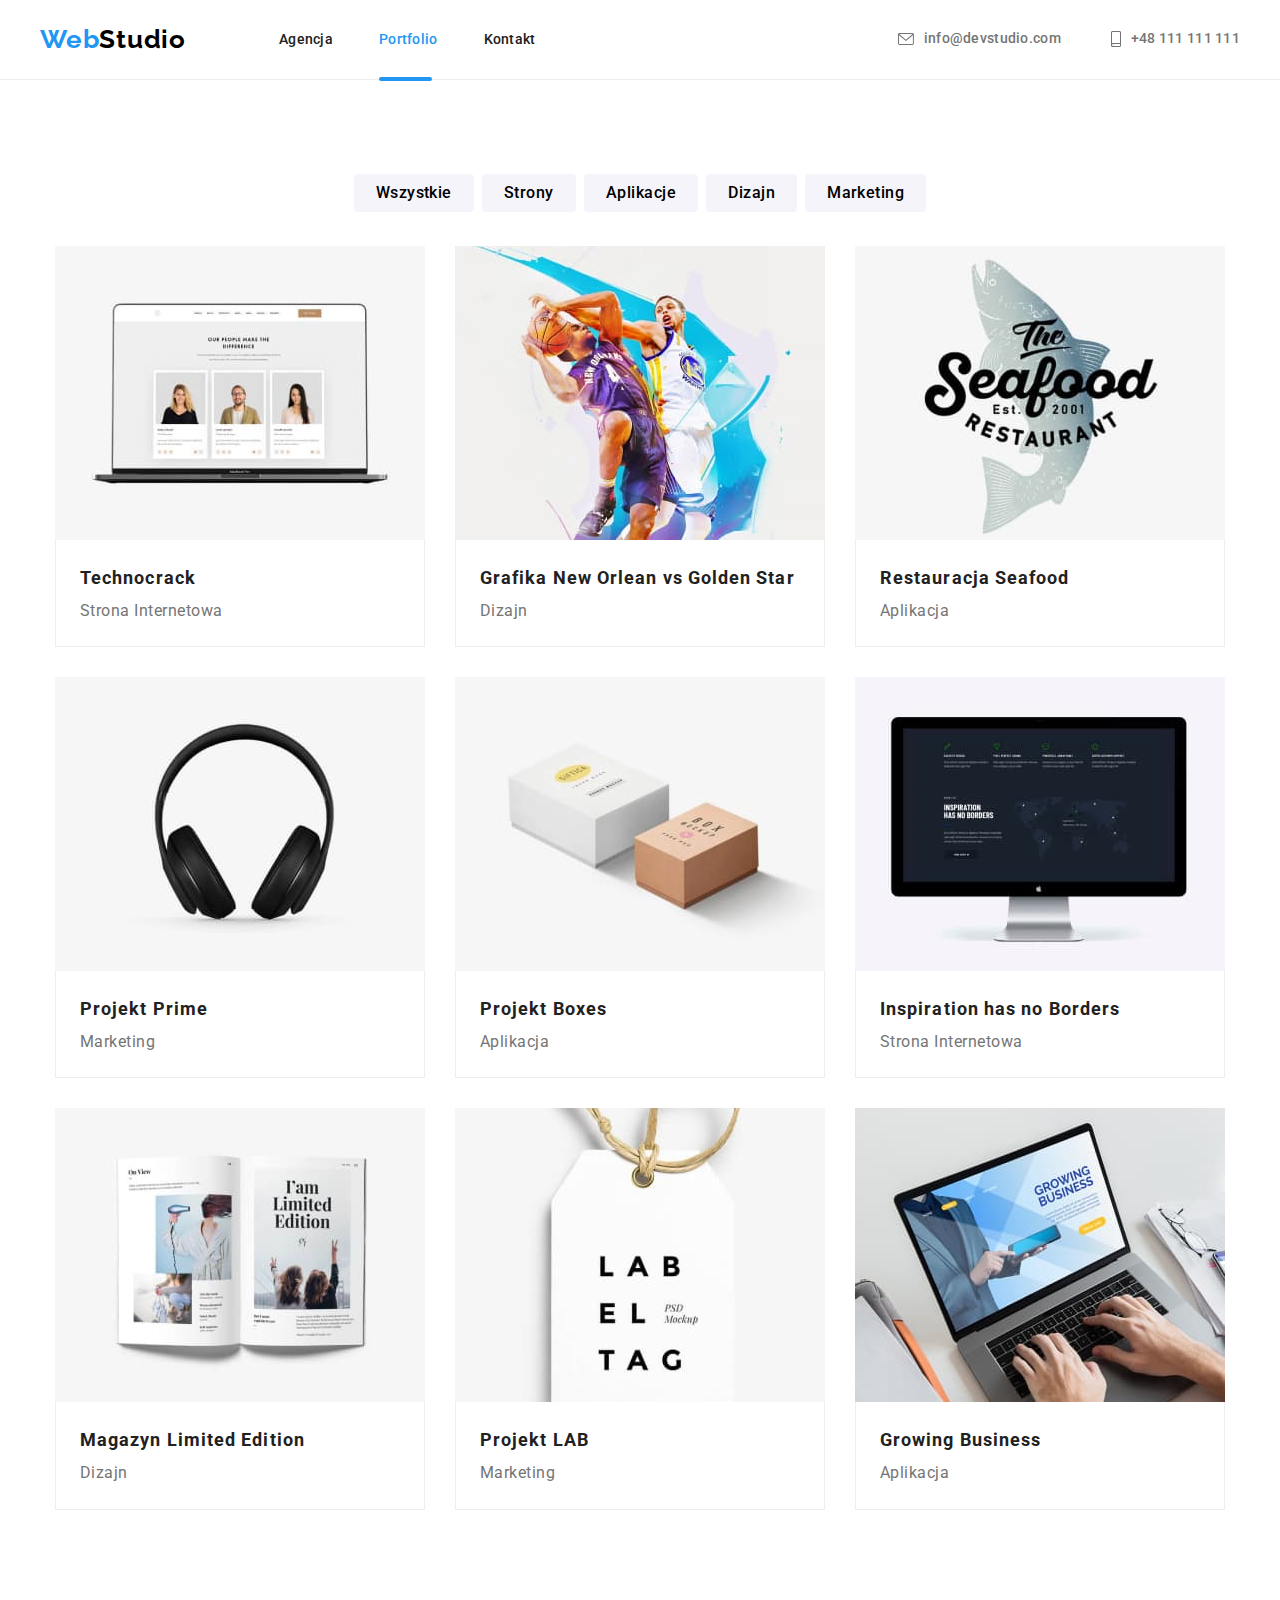
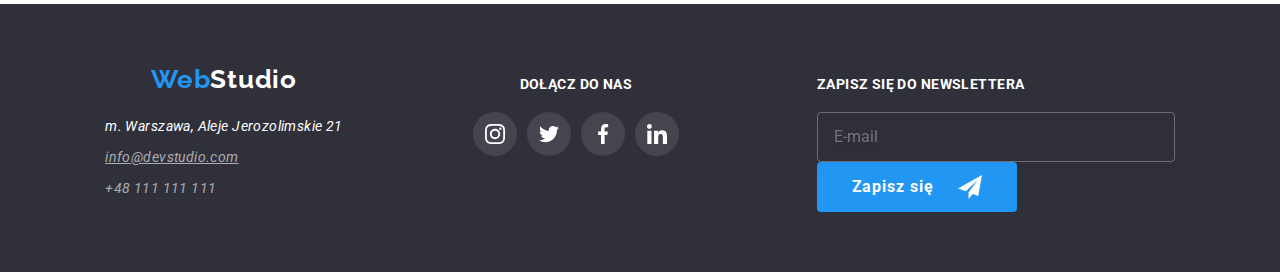
<file: portfolio.html>
<!DOCTYPE html>
<html lang="en">
  <head>
    <meta charset="UTF-8" />
    <meta http-equiv="X-UA-Compatible" content="IE=edge" />
    <meta name="viewport" content="width=device-width, initial-scale=1.0" />
    <title>HW03</title>
    <link rel="stylesheet" href="./css/modern-normalize.min.css" />
    <link rel="preconnect" href="https://fonts.googleapis.com" />
    <link rel="preconnect" href="https://fonts.gstatic.com" crossorigin />
    <link
      href="https://fonts.googleapis.com/css2?family=Raleway:wght@700&family=Roboto:wght@400;500;700;900&display=swap"
      rel="stylesheet"
    />
    <link rel="stylesheet" href="./css/main.min.css" />
  </head>
  <body>
    <header>
      <div class="page-header container">
        <nav class="navigation">
          <a class="logo" href="index.html"
            >Web<span class="logo_header">Studio</span></a
          >
          <ul class="navigation_menu">
            <li>
              <a class="navigation_link" href="./index.html">Agencja</a>
            </li>
            <li>
              <a
                class="navigation_link navigation_link--active"
                href="./portfolio.html"
                >Portfolio</a
              >
              <div class="navigation_underscore"></div>
            </li>
            <li><a class="navigation_link" href="/Kontakt">Kontakt</a></li>
          </ul>
        </nav>
        <div class="contact">
          <a class="contact_link" href="mailto:info@devstudio.com">
            <svg class="contact_icon" width="16" height="12">
              <use href="./images/icons.svg#icon-envelope"></use>
            </svg>
            info@devstudio.com
          </a>
          <a class="contact_link" href="tel:+48111111111"
            ><svg class="contact_icon" width="10" height="16">
              <use href="./images/icons.svg#icon-smartphone"></use>
            </svg>
            +48 111 111 111</a
          >
        </div>
      </div>
    </header>
    <main>
      <section class="section">
        <div class="container">
          <ul class="buttons-list">
            <li>
              <button type="button" class="buttons-list_button">
                Wszystkie
              </button>
            </li>
            <li>
              <button type="button" class="buttons-list_button">Strony</button>
            </li>
            <li>
              <button type="button" class="buttons-list_button">
                Aplikacje
              </button>
            </li>
            <li>
              <button type="button" class="buttons-list_button">Dizajn</button>
            </li>
            <li>
              <button type="button" class="buttons-list_button">
                Marketing
              </button>
            </li>
          </ul>

          <ul class="portfolio-list">
            <li class="portfolio-list_item">
              <figure>
                <div class="portfolio-list_box">
                  <div class="portfolio-list_overlay">
                    <span class="overlay_description"
                      >Technocrack jest popularną platformą wykorzystywaną do
                      rozpowszechniania koronawirusa. Firmy wykorzystują tę
                      platformę do celów szpiegowskich i ataków na
                      niezabezpieczone serwery konkurencji</span
                    >
                  </div>
                  <img
                    src="./images/portfolio/technocrack-interface.jpg"
                    width="370"
                    height="294"
                    alt="interface strony Technocrack"
                  />
                </div>
                <figcaption class="portfolio-list_description">
                  <p>
                    <b>Technocrack</b><br />
                    <span>Strona Internetowa</span>
                  </p>
                </figcaption>
              </figure>
            </li>
            <li class="portfolio-list_item">
              <figure>
                <div class="portfolio-list_box">
                  <div class="portfolio-list_overlay">
                    <span class="overlay_description"
                      >Technocrack jest popularną platformą wykorzystywaną do
                      rozpowszechniania koronawirusa. Firmy wykorzystują tę
                      platformę do celów szpiegowskich i ataków na
                      niezabezpieczone serwery konkurencji</span
                    >
                  </div>
                  <img
                    src="./images/portfolio/bascetball-game.jpg"
                    width="370"
                    height="294"
                    alt="Mecz koszykówki"
                  />
                </div>
                <figcaption class="portfolio-list_description">
                  <p>
                    <b>Grafika New Orlean vs Golden Star</b><br />
                    <span>Dizajn</span>
                  </p>
                </figcaption>
              </figure>
            </li>
            <li class="portfolio-list_item">
              <figure>
                <div class="portfolio-list_box">
                  <div class="portfolio-list_overlay">
                    <span class="overlay_description"
                      >Technocrack jest popularną platformą wykorzystywaną do
                      rozpowszechniania koronawirusa. Firmy wykorzystują tę
                      platformę do celów szpiegowskich i ataków na
                      niezabezpieczone serwery konkurencji</span
                    >
                  </div>
                  <img
                    src="./images/portfolio/seafood-logo.jpg"
                    width="370"
                    height="294"
                    alt="Logo restauracji"
                  />
                </div>
                <figcaption class="portfolio-list_description">
                  <p>
                    <b>Restauracja Seafood</b><br />
                    <span>Aplikacja</span>
                  </p>
                </figcaption>
              </figure>
            </li>
            <li class="portfolio-list_item">
              <figure>
                <div class="portfolio-list_box">
                  <div class="portfolio-list_overlay">
                    <span class="overlay_description"
                      >Technocrack jest popularną platformą wykorzystywaną do
                      rozpowszechniania koronawirusa. Firmy wykorzystują tę
                      platformę do celów szpiegowskich i ataków na
                      niezabezpieczone serwery konkurencji</span
                    >
                  </div>
                  <img
                    src="./images/portfolio/headphones.jpg"
                    width="370"
                    height="294"
                    alt="Czarne słuchawki nauszne"
                  />
                </div>
                <figcaption class="portfolio-list_description">
                  <p>
                    <b>Projekt Prime</b><br />
                    <span>Marketing</span>
                  </p>
                </figcaption>
              </figure>
            </li>
            <li class="portfolio-list_item">
              <figure>
                <div class="portfolio-list_box">
                  <div class="portfolio-list_overlay">
                    <span class="overlay_description"
                      >Technocrack jest popularną platformą wykorzystywaną do
                      rozpowszechniania koronawirusa. Firmy wykorzystują tę
                      platformę do celów szpiegowskich i ataków na
                      niezabezpieczone serwery konkurencji</span
                    >
                  </div>
                  <img
                    src="./images/portfolio/boxes.jpg"
                    width="370"
                    height="294"
                    alt="Dwa pudełka"
                  />
                </div>
                <figcaption class="portfolio-list_description">
                  <p>
                    <b>Projekt Boxes</b><br />
                    <span>Aplikacja</span>
                  </p>
                </figcaption>
              </figure>
            </li>
            <li class="portfolio-list_item">
              <figure>
                <div class="portfolio-list_box">
                  <div class="portfolio-list_overlay">
                    <span class="overlay_description"
                      >Technocrack jest popularną platformą wykorzystywaną do
                      rozpowszechniania koronawirusa. Firmy wykorzystują tę
                      platformę do celów szpiegowskich i ataków na
                      niezabezpieczone serwery konkurencji</span
                    >
                  </div>
                  <img
                    src="./images/portfolio/monitor.jpg"
                    width="370"
                    height="294"
                    alt="Monitor z interfacem strony"
                  />
                </div>
                <figcaption class="portfolio-list_description">
                  <p>
                    <b>Inspiration has no Borders</b><br />
                    <span>Strona Internetowa</span>
                  </p>
                </figcaption>
              </figure>
            </li>
            <li class="portfolio-list_item">
              <figure>
                <div class="portfolio-list_box">
                  <div class="portfolio-list_overlay">
                    <span class="overlay_description"
                      >Technocrack jest popularną platformą wykorzystywaną do
                      rozpowszechniania koronawirusa. Firmy wykorzystują tę
                      platformę do celów szpiegowskich i ataków na
                      niezabezpieczone serwery konkurencji</span
                    >
                  </div>
                  <img
                    src="./images/portfolio/magazine.jpg"
                    width="370"
                    height="294"
                    alt="wizualizacja stron z magazynu"
                  />
                </div>
                <figcaption class="portfolio-list_description">
                  <p>
                    <b>Magazyn Limited Edition</b><br />
                    <span>Dizajn</span>
                  </p>
                </figcaption>
              </figure>
            </li>
            <li class="portfolio-list_item">
              <figure>
                <div class="portfolio-list_box">
                  <div class="portfolio-list_overlay">
                    <span class="overlay_description"
                      >Technocrack jest popularną platformą wykorzystywaną do
                      rozpowszechniania koronawirusa. Firmy wykorzystują tę
                      platformę do celów szpiegowskich i ataków na
                      niezabezpieczone serwery konkurencji</span
                    >
                  </div>
                  <img
                    src="./images/portfolio/label.jpg"
                    width="370"
                    height="294"
                    alt="zdjęcie etykiety"
                  />
                </div>
                <figcaption class="portfolio-list_description">
                  <p>
                    <b>Projekt LAB</b><br />
                    <span>Marketing</span>
                  </p>
                </figcaption>
              </figure>
            </li>
            <li class="portfolio-list_item">
              <figure>
                <div class="portfolio-list_box">
                  <div class="portfolio-list_overlay">
                    <span class="overlay_description"
                      >Technocrack jest popularną platformą wykorzystywaną do
                      rozpowszechniania koronawirusa. Firmy wykorzystują tę
                      platformę do celów szpiegowskich i ataków na
                      niezabezpieczone serwery konkurencji</span
                    >
                  </div>
                  <img
                    src="./images/portfolio/business-laptop.jpg"
                    width="370"
                    height="294"
                    alt="laptop z interfacem aplikacji"
                  />
                </div>
                <figcaption class="portfolio-list_description">
                  <p>
                    <b>Growing Business</b><br />
                    <span>Aplikacja</span>
                  </p>
                </figcaption>
              </figure>
            </li>
          </ul>
        </div>
      </section>
    </main>
    <footer class="footer">
      <div class="container footer_container">
        <div>
          <a class="logo" href="index.html"
            >Web<span class="logo_footer">Studio </span></a
          >
          <address>
            <p>m. Warszawa, Aleje Jerozolimskie 21</p>

            <a class="footer_contact" href="mailto:info@devstudio.com">
              info@devstudio.com
            </a>
            <a class="footer_contact" href="tel:+48111111111"
              >+48 111 111 111</a
            >
          </address>
        </div>

        <div class="footer_socials-block">
          <h3>DOŁĄCZ DO NAS</h3>
          <ul class="socials">
            <li class="socials_item">
              <svg class="socials_icon--footer" width="20" height="20">
                <use href="./images/icons.svg#icon-instagram"></use>
              </svg>
            </li>
            <li class="socials_item">
              <svg class="socials_icon--footer" width="20" height="20">
                <use href="./images/icons.svg#icon-twitter"></use>
              </svg>
            </li>
            <li class="socials_item">
              <svg class="socials_icon--footer" width="20" height="20">
                <use href="./images/icons.svg#icon-facebook"></use>
              </svg>
            </li>
            <li class="socials_item">
              <svg class="socials_icon--footer" width="20" height="20">
                <use href="./images/icons.svg#icon-linkedin"></use>
              </svg>
            </li>
          </ul>
        </div>
        <div class="footer_form">
          <form action="">
            <label for="footer-email">
              <h3>Zapisz się do newslettera</h3></label
            >
            <input
              class="footer_email-input"
              id="footer-email"
              type="email"
              name="newsletter"
              placeholder="E-mail"
            />
          </form>
          <button class="footer_submit-button" type="submit">
            <span class="footer_submit-text">Zapisz się</span>
            <svg width="24" height="24">
              <use href="./images/icons.svg#icon-send"></use>
            </svg>
          </button>
        </div>
      </div>
    </footer>
  </body>
</html>
</file>
<file: css/main.min.css>
*{text-decoration:none;list-style:none}.mobile-menu{position:fixed;top:0;left:0;width:100vw;height:100vh;background-color:#fff;z-index:999;-webkit-transform:translateX(100%);transform:translateX(100%);-webkit-transition:-webkit-transform 250ms ease-in-out;transition:-webkit-transform 250ms ease-in-out;transition:transform 250ms ease-in-out;transition:transform 250ms ease-in-out, -webkit-transform 250ms ease-in-out;display:-webkit-box;display:-ms-flexbox;display:flex;-webkit-box-orient:vertical;-webkit-box-direction:normal;-ms-flex-direction:column;flex-direction:column;-webkit-box-pack:justify;-ms-flex-pack:justify;justify-content:space-between}.mobile-menu.is-open{-webkit-transform:translateX(0);transform:translateX(0)}.mobile-menu_close-button{background-color:rgba(0,0,0,0);border:none;position:absolute;right:25px;top:21px;-webkit-transition:fill 250ms cubic-bezier(0.4, 0, 0.2, 1);transition:fill 250ms cubic-bezier(0.4, 0, 0.2, 1);cursor:pointer}.mobile-menu_close-button:hover,.mobile-menu_close-button:focus{fill:#2196f3}.mobile-menu_links{display:-webkit-box;display:-ms-flexbox;display:flex;-webkit-box-orient:vertical;-webkit-box-direction:normal;-ms-flex-direction:column;flex-direction:column;gap:32px;list-style:none;padding-left:40px;margin:48px 0 0}.mobile-menu_link{font-family:Roboto;font-size:40px;font-weight:500;line-height:47px;letter-spacing:.02em;text-align:left;color:#212121;-webkit-transition:color 250ms cubic-bezier(0.4, 0, 0.2, 1);transition:color 250ms cubic-bezier(0.4, 0, 0.2, 1)}.mobile-menu_link:hover,.mobile-menu_link:focus{color:#2196f3}.mobile-menu_contacts{display:-webkit-box;display:-ms-flexbox;display:flex;-webkit-box-orient:vertical;-webkit-box-direction:normal;-ms-flex-direction:column;flex-direction:column;gap:32px;list-style:none;padding-left:40px}.mobile-menu_contact{font-family:Roboto;font-size:24px;font-weight:500;line-height:28px;letter-spacing:.02em;text-align:left;color:#757575}.mobile-menu_contact-phone{font-family:Roboto;font-size:34px;font-weight:500;line-height:40px;letter-spacing:.02em;text-align:left;color:#2196f3}.mobile-menu_socials{display:-webkit-box;display:-ms-flexbox;display:flex;-webkit-box-pack:center;-ms-flex-pack:center;justify-content:center}.mobile-menu_social{margin-top:64px;margin-bottom:48px;font-size:18px;font-weight:500;line-height:22px;letter-spacing:.02em;text-align:left;color:#2196f3}.mobile-menu_social:not(:last-child){border-right:1px solid rgba(33,33,33,.2);padding-right:10px;margin-right:10px}*,*::before,*::after{-webkit-box-sizing:border-box;box-sizing:border-box}*{margin:0;padding:0}body{font-family:"Roboto",sans-serif;color:#212121;max-width:1600px;margin:0 auto}img{display:block;width:100%;height:auto}.section{padding:94px 0}.container{max-width:480px;margin:0 auto;padding:0 15px;width:100%}@media screen and (width >= 768px){.container{max-width:768px}}@media screen and (width >= 1200px){.container{max-width:1200px}}.headline{font-weight:700;font-size:36px;line-height:1.17;text-align:center;letter-spacing:.03em}.page-header{display:-webkit-box;display:-ms-flexbox;display:flex;-webkit-box-pack:justify;-ms-flex-pack:justify;justify-content:space-between;padding:10px 15px}@media screen and (width >= 768px){.page-header{padding:19px 15px}}@media screen and (width >= 1200px){.page-header{padding:24px 0}}.page-header_mobile{display:-webkit-box;display:-ms-flexbox;display:flex;-webkit-box-pack:justify;-ms-flex-pack:justify;justify-content:space-between}.navigation{display:-webkit-box;display:-ms-flexbox;display:flex;-webkit-box-align:center;-ms-flex-align:center;align-items:center;gap:93px}.navigation_button{border:none;background-color:#fff;-webkit-transition:fill 250ms cubic-bezier(0.4, 0, 0.2, 1);transition:fill 250ms cubic-bezier(0.4, 0, 0.2, 1);cursor:pointer}.navigation_button:hover,.navigation_button:focus{fill:#2196f3}@media screen and (width >= 768px){.navigation_button{display:none}}.navigation_menu{display:none;gap:46px;list-style-type:none}@media screen and (width >= 768px){.navigation_menu{display:-webkit-box;display:-ms-flexbox;display:flex}}.navigation_link{font-weight:500;font-size:14px;line-height:1.14;letter-spacing:.02em;text-decoration:none;color:#212121;-webkit-transition:color 250ms cubic-bezier(0.4, 0, 0.2, 1);transition:color 250ms cubic-bezier(0.4, 0, 0.2, 1)}.navigation_link:hover,.navigation_link:focus{color:#2196f3}.navigation_link--active{color:#2196f3}.navigation_underscore{position:relative}.navigation_underscore::after{height:4px;content:"";position:absolute;width:53px;height:4px;background-color:#2196f3;top:28px;border-radius:2px}.logo{font-family:"Raleway";font-weight:700;font-size:26px;line-height:1.19;letter-spacing:.03em;color:#2196f3;text-decoration:none}.logo_header{color:#000}.contact{display:none}@media screen and (width >= 768px){.contact{display:-webkit-box;display:-ms-flexbox;display:flex;-webkit-box-orient:vertical;-webkit-box-direction:normal;-ms-flex-direction:column;flex-direction:column;gap:10px}}@media screen and (width >= 1200px){.contact{-webkit-box-orient:horizontal;-webkit-box-direction:normal;-ms-flex-direction:row;flex-direction:row;gap:50px;-webkit-box-align:center;-ms-flex-align:center;align-items:center}}.contact_link{font-weight:500;font-size:14px;line-height:1.14;letter-spacing:.02em;text-decoration:none;color:#757575;height:16px;display:-webkit-box;display:-ms-flexbox;display:flex;-webkit-box-align:center;-ms-flex-align:center;align-items:center;-webkit-transition:color 250ms cubic-bezier(0.4, 0, 0.2, 1);transition:color 250ms cubic-bezier(0.4, 0, 0.2, 1)}.contact_link:hover,.contact_link:focus{color:#2196f3}.contact_icon{fill:currentcolor;margin-right:10px}header{border-bottom:1px solid #ececec}.main-section{background-color:#2f303a;background:center;background-size:cover;background-repeat:no-repeat;background-image:-webkit-gradient(linear, left top, left bottom, from(rgba(47, 48, 58, 0.4)), to(rgba(47, 48, 58, 0.4))),url(../images/backgrounds/bcgMobile@1.jpg);background-image:linear-gradient(rgba(47, 48, 58, 0.4), rgba(47, 48, 58, 0.4)),url(../images/backgrounds/bcgMobile@1.jpg);max-width:1600px;margin:0 auto}@media(min-device-pixel-ratio: 2),(-webkit-min-device-pixel-ratio: 2),(min-resolution: 192dpi),(min-resolution: 2dppx){.main-section{background-image:-webkit-gradient(linear, left top, left bottom, from(rgba(47, 48, 58, 0.4)), to(rgba(47, 48, 58, 0.4))),url(../images/backgrounds/bcgMobile@2.jpg);background-image:linear-gradient(rgba(47, 48, 58, 0.4), rgba(47, 48, 58, 0.4)),url(../images/backgrounds/bcgMobile@2.jpg)}}@media screen and (width >= 768px){.main-section{background-image:linear-gradien(rgba(47, 48, 58, 0.4), rgba(47, 48, 58, 0.4)),url(../images/backgrounds/bcgTablet@1.jpg)}}@media screen and (width >= 768px)and (min-device-pixel-ratio: 2),screen and (width >= 768px)and (-webkit-min-device-pixel-ratio: 2),screen and (width >= 768px)and (min-resolution: 192dpi),screen and (width >= 768px)and (min-resolution: 2dppx){.main-section{background-image:-webkit-gradient(linear, left top, left bottom, from(rgba(47, 48, 58, 0.4)), to(rgba(47, 48, 58, 0.4))),url(../images/backgrounds/bcgTablet@2.jpg);background-image:linear-gradient(rgba(47, 48, 58, 0.4), rgba(47, 48, 58, 0.4)),url(../images/backgrounds/bcgTablet@2.jpg)}}@media screen and (width >= 1200px){.main-section{background-image:-webkit-gradient(linear, left top, left bottom, from(rgba(47, 48, 58, 0.4)), to(rgba(47, 48, 58, 0.4))),url(../images/backgrounds/bcgDesktop@1.jpg);background-image:linear-gradient(rgba(47, 48, 58, 0.4), rgba(47, 48, 58, 0.4)),url(../images/backgrounds/bcgDesktop@1.jpg)}}@media screen and (width >= 1200px)and (min-device-pixel-ratio: 2),screen and (width >= 1200px)and (-webkit-min-device-pixel-ratio: 2),screen and (width >= 1200px)and (min-resolution: 192dpi),screen and (width >= 1200px)and (min-resolution: 2dppx){.main-section{background-image:-webkit-gradient(linear, left top, left bottom, from(rgba(47, 48, 58, 0.4)), to(rgba(47, 48, 58, 0.4))),url(../images/backgrounds/bcgDesktop@2.jpg);background-image:linear-gradient(rgba(47, 48, 58, 0.4), rgba(47, 48, 58, 0.4)),url(../images/backgrounds/bcgDesktop@2.jpg)}}.main-section_container{text-align:center}.main-section_title{font-weight:900;font-size:26px;line-height:1.36;text-align:center;letter-spacing:.06em;text-transform:uppercase;color:#fff;max-width:365px;text-align:center;margin-bottom:30px;margin:0 auto;padding-top:24px}@media screen and (width >= 1200px){.main-section_title{font-size:44px;max-width:696px;padding-top:106px}}.main-section_button{background:#2196f3;-webkit-box-shadow:0px 4px 4px rgba(0,0,0,.15);box-shadow:0px 4px 4px rgba(0,0,0,.15);border-radius:4px;font-weight:700;font-size:16px;line-height:1.875;color:#fff;padding:10px 41px 10px 42px;width:200px;border-style:none;margin:0 auto;cursor:pointer;-webkit-transition:scale 250ms cubic-bezier(0.4, 0, 0.2, 1);transition:scale 250ms cubic-bezier(0.4, 0, 0.2, 1);margin-bottom:24px;margin-top:30px}@media screen and (width >= 1200px){.main-section_button{margin-bottom:106px}}.main-section_button:hover{scale:1.05}.list-one{list-style-type:none;display:-webkit-box;display:-ms-flexbox;display:flex;gap:30px;max-width:1170px;-webkit-box-orient:vertical;-webkit-box-direction:normal;-ms-flex-direction:column;flex-direction:column}@media screen and (width >= 768px){.list-one{-webkit-box-orient:horizontal;-webkit-box-direction:normal;-ms-flex-direction:row;flex-direction:row;-ms-flex-wrap:wrap;flex-wrap:wrap}}@media screen and (width >= 1200px){.list-one{-ms-flex-wrap:nowrap;flex-wrap:nowrap;margin-bottom:94px}}.list-one_div{height:120px;background-color:#f5f4fa;border-radius:4px;display:-webkit-box;display:-ms-flexbox;display:flex;-webkit-box-align:center;-ms-flex-align:center;align-items:center;-webkit-box-pack:center;-ms-flex-pack:center;justify-content:center}.list-one_item{max-width:450px}@media screen and (width >= 768px){.list-one_item{max-width:354px}}.list-one p{color:#757575;font-size:14px;line-height:1.6;letter-spacing:.03em}.list-one h4{font-weight:700;font-size:18px;line-height:1.15;letter-spacing:.03em;text-transform:uppercase;margin-bottom:10px;margin-top:30px;text-align:center}.services-list{list-style-type:none;gap:30px;margin-top:50px;max-width:1170px}@media screen and (width >= 1200px){.services-list{display:-webkit-box;display:-ms-flexbox;display:flex}}.services-list_box{position:relative;display:-webkit-box;display:-ms-flexbox;display:flex;-webkit-box-pack:center;-ms-flex-pack:center;justify-content:center;-webkit-box-align:center;-ms-flex-align:center;align-items:center;text-transform:uppercase;background:rgba(47,48,58,.8);height:70px;font-weight:700;font-size:14px;line-height:16px;letter-spacing:.03em;color:#fff;bottom:70px}.services-section{display:none}@media screen and (width >= 1200px){.services-section{display:contents}}.team{background-color:#f5f4fa}.team_item{background-color:#fff;-webkit-box-shadow:0px 1px 3px rgba(0,0,0,.12),0px 1px 1px rgba(0,0,0,.14),0px 2px 1px rgba(0,0,0,.2);box-shadow:0px 1px 3px rgba(0,0,0,.12),0px 1px 1px rgba(0,0,0,.14),0px 2px 1px rgba(0,0,0,.2);border-radius:0px 0px 4px 4px;margin-top:50px}@media screen and (width >= 768px){.team_item{width:calc((100% - 30px)/2)}}.team_list{list-style-type:none;display:-webkit-box;display:-ms-flexbox;display:flex;-webkit-box-orient:vertical;-webkit-box-direction:normal;-ms-flex-direction:column;flex-direction:column;gap:30px}@media screen and (width >= 768px){.team_list{-webkit-box-orient:horizontal;-webkit-box-direction:normal;-ms-flex-direction:row;flex-direction:row;-ms-flex-wrap:wrap;flex-wrap:wrap}}@media screen and (width >= 1200px){.team_list{-ms-flex-wrap:nowrap;flex-wrap:nowrap}}.team_description{padding-top:30px;text-align:center}.team_description span{font-size:16px;line-height:1.19;letter-spacing:.03em;color:#757575}.team_description b{font-weight:500;font-size:16px;line-height:1.19;letter-spacing:.03em}.team_description p{margin-top:10px;margin-bottom:16px}.socials{display:-webkit-box;display:-ms-flexbox;display:flex;-webkit-box-pack:center;-ms-flex-pack:center;justify-content:center;gap:10px;list-style:none;margin-bottom:30px}.socials_icon{fill:#afb1b8}.socials_item{width:44px;height:44px;border-radius:50%;display:-webkit-box;display:-ms-flexbox;display:flex;-webkit-box-pack:center;-ms-flex-pack:center;justify-content:center;-webkit-box-align:center;-ms-flex-align:center;align-items:center;-webkit-transition:background-color 250ms cubic-bezier(0.4, 0, 0.2, 1);transition:background-color 250ms cubic-bezier(0.4, 0, 0.2, 1);-webkit-transition-property:background-color,fill;transition-property:background-color,fill;background-color:rgba(255,255,255,.1)}.socials_item:hover,.socials_item:focus{background-color:#2196f3;cursor:pointer}.socials_item:hover>svg,.socials_item:focus>svg{fill:#fff;cursor:pointer}.clients-list{display:-webkit-box;display:-ms-flexbox;display:flex;list-style:none;gap:30px;margin-top:50px;-webkit-box-orient:horizontal;-webkit-box-direction:normal;-ms-flex-direction:row;flex-direction:row;-ms-flex-wrap:wrap;flex-wrap:wrap;-webkit-box-pack:center;-ms-flex-pack:center;justify-content:center}.clients-list_icon{fill:#afb1b8;-webkit-transition:fill 250ms cubic-bezier(0.4, 0, 0.2, 1);transition:fill 250ms cubic-bezier(0.4, 0, 0.2, 1)}.clients-list_item{width:210px;height:92px;border:1px solid;border-radius:4px;display:-webkit-box;display:-ms-flexbox;display:flex;-webkit-box-pack:center;-ms-flex-pack:center;justify-content:center;-webkit-box-align:center;-ms-flex-align:center;align-items:center;border-color:#afb1b8;-webkit-transition:border-color 250ms cubic-bezier(0.4, 0, 0.2, 1);transition:border-color 250ms cubic-bezier(0.4, 0, 0.2, 1)}@media screen and (width >= 768px){.clients-list_item{width:226px}}@media screen and (width >= 1200px){.clients-list_item{width:170px}}.clients-list_item:hover,.clients-list_item:focus{border-color:#2196f3;cursor:pointer}.clients-list_item:hover>.clients-list_icon,.clients-list_item:focus>.clients-list_icon{fill:#2196f3;cursor:pointer}.buttons-list{list-style-type:none;display:-webkit-box;display:-ms-flexbox;display:flex;gap:8px;-webkit-box-pack:center;-ms-flex-pack:center;justify-content:center;margin-bottom:34px}.buttons-list_button{font-weight:500;font-size:16px;line-height:1.6;letter-spacing:.03em;cursor:pointer;padding:6px 22px;border-radius:4px;border-style:none;background:#f5f4fa;-webkit-transition:background-color 250ms cubic-bezier(0.4, 0, 0.2, 1);transition:background-color 250ms cubic-bezier(0.4, 0, 0.2, 1);-webkit-transition-property:background-color,color;transition-property:background-color,color}.buttons-list_button:hover,.buttons-list_button:focus{color:#fff;background-color:#2196f3;-webkit-box-shadow:0px 3px 1px rgba(0,0,0,.1),0px 1px 2px rgba(0,0,0,.08),0px 2px 2px rgba(0,0,0,.12);box-shadow:0px 3px 1px rgba(0,0,0,.1),0px 1px 2px rgba(0,0,0,.08),0px 2px 2px rgba(0,0,0,.12)}.portfolio-list{display:-webkit-box;display:-ms-flexbox;display:flex;-ms-flex-wrap:wrap;flex-wrap:wrap;gap:30px;list-style:none}.portfolio-list_description{border:1px solid #eee;border-top:none;padding:20px 24px}.portfolio-list_description b{font-weight:700;font-size:18px;line-height:2;letter-spacing:.06em}.portfolio-list_description span{font-size:16px;line-height:1.9;letter-spacing:.03em;color:#757575}.portfolio-list_box{overflow:hidden;position:relative}.portfolio-list_overlay{width:370px;position:absolute;height:294px;display:-webkit-box;display:-ms-flexbox;display:flex;-webkit-box-align:center;-ms-flex-align:center;align-items:center;background:rgba(33,150,243,.9);-webkit-transform:translateY(100%);transform:translateY(100%);-webkit-transition:-webkit-transform 250ms linear;transition:-webkit-transform 250ms linear;transition:transform 250ms linear;transition:transform 250ms linear, -webkit-transform 250ms linear}.portfolio-list_item{-webkit-transition:-webkit-box-shadow 250ms cubic-bezier(0.4, 0, 0.2, 1);transition:-webkit-box-shadow 250ms cubic-bezier(0.4, 0, 0.2, 1);transition:box-shadow 250ms cubic-bezier(0.4, 0, 0.2, 1);transition:box-shadow 250ms cubic-bezier(0.4, 0, 0.2, 1), -webkit-box-shadow 250ms cubic-bezier(0.4, 0, 0.2, 1)}.portfolio-list_item:hover,.portfolio-list_item:focus{-webkit-box-shadow:0px 1px 1px rgba(0,0,0,.12),0px 4px 4px rgba(0,0,0,.06),1px 4px 6px rgba(0,0,0,.16);box-shadow:0px 1px 1px rgba(0,0,0,.12),0px 4px 4px rgba(0,0,0,.06),1px 4px 6px rgba(0,0,0,.16);cursor:pointer}.portfolio-list_item:hover .portfolio-list_overlay,.portfolio-list_item:focus .portfolio-list_overlay{-webkit-transform:translateY(0);transform:translateY(0)}.overlay_description{margin:49px 45px 49px 24px;font-weight:400;font-size:18px;line-height:28px;letter-spacing:.03em;color:#fff}.footer{background:#2f303a;padding:60px 0}@media screen and (width >= 768px){.footer_socials-block{margin-left:144px}}@media screen and (width >= 1200px){.footer_socials-block{margin-left:70px;margin-top:12px}}.footer_socials-block>h3{margin-bottom:20px;font-weight:700;font-size:14px;line-height:16px;letter-spacing:.03em;text-transform:uppercase;color:#fff}.footer_container{text-align:center;display:-webkit-box;display:-ms-flexbox;display:flex;gap:60px;-webkit-box-orient:vertical;-webkit-box-direction:normal;-ms-flex-direction:column;flex-direction:column}@media screen and (width >= 768px){.footer_container{-webkit-box-orient:horizontal;-webkit-box-direction:normal;-ms-flex-direction:row;flex-direction:row;-ms-flex-wrap:wrap;flex-wrap:wrap;-webkit-box-pack:justify;-ms-flex-pack:justify;justify-content:space-between}}@media screen and (width >= 1200px){.footer_container{-ms-flex-wrap:nowrap;flex-wrap:nowrap;-webkit-box-pack:center;-ms-flex-pack:center;justify-content:center}}.footer_contact{color:rgba(255,255,255,.6);font-size:14px;line-height:1.6;letter-spacing:.03em;text-decoration:none;margin-bottom:9px;display:block;-webkit-transition:color 250ms cubic-bezier(0.4, 0, 0.2, 1);transition:color 250ms cubic-bezier(0.4, 0, 0.2, 1)}.footer_contact:first-of-type{text-decoration:underline}.footer_contact:hover,.footer_contact:focus{color:#2196f3}.footer_submit-button{background-color:#2196f3;border-radius:4px;width:200px;height:50px;display:-webkit-box;display:-ms-flexbox;display:flex;-webkit-box-align:center;-ms-flex-align:center;align-items:center;-webkit-box-pack:center;-ms-flex-pack:center;justify-content:center;gap:24px;border-style:none;margin-top:36px;-webkit-transition:scale 250ms cubic-bezier(0.4, 0, 0.2, 1);transition:scale 250ms cubic-bezier(0.4, 0, 0.2, 1);cursor:pointer}@media screen and (width >= 1200px){.footer_submit-button{margin-top:0;margin-left:0}}.footer_submit-button:hover{scale:1.05}.footer_submit-text{font-weight:700;font-size:16px;line-height:30px;letter-spacing:.06em;color:#fff}@media screen and (width >= 768px){.footer_form{margin-left:151px}}@media screen and (width >= 1200px){.footer_form{display:-webkit-box;display:-ms-flexbox;display:flex;-webkit-box-orient:vertical;-webkit-box-direction:normal;-ms-flex-direction:column;flex-direction:column;text-align:left;margin-top:12px;margin-left:78px}}.footer_div{display:-webkit-box;display:-ms-flexbox;display:flex;-webkit-box-orient:vertical;-webkit-box-direction:normal;-ms-flex-direction:column;flex-direction:column;-webkit-box-align:center;-ms-flex-align:center;align-items:center}@media screen and (width >= 1200px){.footer_div{-webkit-box-orient:horizontal;-webkit-box-direction:normal;-ms-flex-direction:row;flex-direction:row;gap:12px;margin:0 auto}}.footer_email-input{width:100%;height:50px;border:1px solid rgba(255,255,255,.3);-webkit-filter:drop-shadow(0px 4px 4px rgba(0, 0, 0, 0.15));filter:drop-shadow(0px 4px 4px rgba(0, 0, 0, 0.15));border-radius:4px;background-color:inherit;padding-left:16px;font-weight:400;font-size:16px;line-height:20px;color:#fff}@media screen and (width >= 768px){.footer_email-input{width:450px}}@media screen and (width >= 1200px){.footer_email-input{width:358px}}label>h3{margin-bottom:20px;font-weight:700;font-size:14px;line-height:16px;letter-spacing:.03em;text-transform:uppercase;color:#fff}address p{font-size:14px;line-height:1.6;letter-spacing:.03em;color:#fff;margin-bottom:9px}address{margin-top:20px}@media screen and (width >= 1200px){address{text-align:left}}.socials_icon--footer{fill:#fff}.logo_footer{color:#fff}.modal{position:fixed;left:0;top:0;right:0;bottom:0;background:rgba(0,0,0,.2);z-index:1;-webkit-transition-property:opacity visibility;transition-property:opacity visibility;-webkit-transition-duration:250ms;transition-duration:250ms;-webkit-transition-timing-function:cubic-bezier(0.4, 0, 0.2, 1);transition-timing-function:cubic-bezier(0.4, 0, 0.2, 1);cursor:not-allowed}.modal_label{font-weight:400;font-size:12px;line-height:14px;letter-spacing:.01em;color:#757575}.modal_box{width:350px;height:581px;background-color:#fff;-webkit-box-shadow:0px 1px 3px rgba(0,0,0,.12),0px 1px 1px rgba(0,0,0,.14),0px 2px 1px rgba(0,0,0,.2);box-shadow:0px 1px 3px rgba(0,0,0,.12),0px 1px 1px rgba(0,0,0,.14),0px 2px 1px rgba(0,0,0,.2);border-radius:4px;display:-webkit-box;display:-ms-flexbox;display:flex;position:absolute;top:50%;left:50%;-webkit-transform:translate(-50%, -50%);transform:translate(-50%, -50%);cursor:auto;-webkit-box-orient:vertical;-webkit-box-direction:normal;-ms-flex-direction:column;flex-direction:column;-webkit-box-align:center;-ms-flex-align:center;align-items:center}@media screen and (width >= 450px){.modal_box{width:450px}}@media screen and (width >= 1200px){.modal_box{width:528px}}.modal_form{width:300px}@media screen and (width >= 450px){.modal_form{width:370px}}@media screen and (width >= 1200px){.modal_form{width:448px}}.modal_input{width:448px;height:40px;border:1px solid rgba(33,33,33,.2);border-radius:4px;padding-top:11px;padding-bottom:11px;padding-left:42px;font-size:12px;line-height:14px;-webkit-transition:border-color 250ms cubic-bezier(0.4, 0, 0.2, 1);transition:border-color 250ms cubic-bezier(0.4, 0, 0.2, 1)}.modal_input:focus-within{border-color:#2196f3}.modal_input:focus-within>svg{fill:#2196f3}.modal_textarea{width:300px;height:120px;border:1px solid rgba(33,33,33,.2);border-radius:4px;padding:12px 16px;font-size:12px;line-height:14px}@media screen and (width >= 450px){.modal_textarea{width:370px}}@media screen and (width >= 1200px){.modal_textarea{width:450px}}.modal_title{font-weight:700;font-size:20px;line-height:23px;text-align:center;letter-spacing:.03em;color:#212121;margin:40px 40px 12px}.modal_submit-button{width:200px;height:50px;background:#2196f3;-webkit-box-shadow:0px 4px 4px rgba(0,0,0,.15);box-shadow:0px 4px 4px rgba(0,0,0,.15);border-radius:4px;border-style:none;margin:20px 50px 40px;font-weight:700;font-size:16px;line-height:30px;letter-spacing:.06em;color:#fff;cursor:pointer}@media screen and (width >= 450px){.modal_submit-button{margin:30px 85px 40px}}@media screen and (width >= 1200px){.modal_submit-button{margin:30px 124px 40px}}.modal_checkbox{-webkit-appearance:none;-moz-appearance:none;appearance:none;width:16px;height:15px;z-index:10}.modal_checkbox--unchecked{position:absolute;-webkit-transition:scale,.2s;transition:scale,.2s}.modal_checkbox--checked{position:absolute;fill:var(--negative-text-color);border-radius:2px;visibility:hidden;scale:0;-webkit-transition:background-color 250ms cubic-bezier(0.4, 0, 0.2, 1);transition:background-color 250ms cubic-bezier(0.4, 0, 0.2, 1);-webkit-transition-property:background-color,visibility;transition-property:background-color,visibility}.modal_checkbox:checked~.modal_checkbox--unchecked{scale:0}.modal_checkbox:checked~.modal_checkbox--checked{visibility:visible;background-color:#2196f3;scale:1}.modal_checkbox-text{margin-left:8px}.modal_checkbox-text>a{color:#2196f3}.modal_checkbox-setup{margin-top:20px;font-weight:400;font-size:12px;line-height:24px;letter-spacing:.03em;color:#757575;display:-webkit-box;display:-ms-flexbox;display:flex;-webkit-box-align:center;-ms-flex-align:center;align-items:center;position:relative}@media screen and (width >= 1200px){.modal_checkbox-setup{margin-left:15px;font-size:14px}}.modal_input-div{position:relative;margin-top:4px;display:-webkit-box;display:-ms-flexbox;display:flex;-webkit-box-align:center;-ms-flex-align:center;align-items:center}.modal_input-icon{position:absolute;left:13px;-webkit-transition:fill 250ms cubic-bezier(0.4, 0, 0.2, 1);transition:fill 250ms cubic-bezier(0.4, 0, 0.2, 1)}.modal_close-button{width:30px;height:30px;border-radius:50%;background:#fff;border:1px solid rgba(0,0,0,.1);position:absolute;right:8px;top:8px;cursor:pointer}textarea::-webkit-input-placeholder{font-weight:400;font-size:12px;line-height:14px;letter-spacing:.01em;color:rgba(117,117,117,.5)}textarea::-moz-placeholder{font-weight:400;font-size:12px;line-height:14px;letter-spacing:.01em;color:rgba(117,117,117,.5)}textarea:-ms-input-placeholder{font-weight:400;font-size:12px;line-height:14px;letter-spacing:.01em;color:rgba(117,117,117,.5)}textarea::-ms-input-placeholder{font-weight:400;font-size:12px;line-height:14px;letter-spacing:.01em;color:rgba(117,117,117,.5)}textarea::placeholder{font-weight:400;font-size:12px;line-height:14px;letter-spacing:.01em;color:rgba(117,117,117,.5)}input::-webkit-input-placeholder{font-weight:400;font-size:16px;line-height:20px;color:#757575}input::-moz-placeholder{font-weight:400;font-size:16px;line-height:20px;color:#757575}input:-ms-input-placeholder{font-weight:400;font-size:16px;line-height:20px;color:#757575}input::-ms-input-placeholder{font-weight:400;font-size:16px;line-height:20px;color:#757575}input::placeholder{font-weight:400;font-size:16px;line-height:20px;color:#757575}.is-hidden{pointer-events:none;visibility:hidden;opacity:0}/*# sourceMappingURL=main.min.css.map */
</file>
